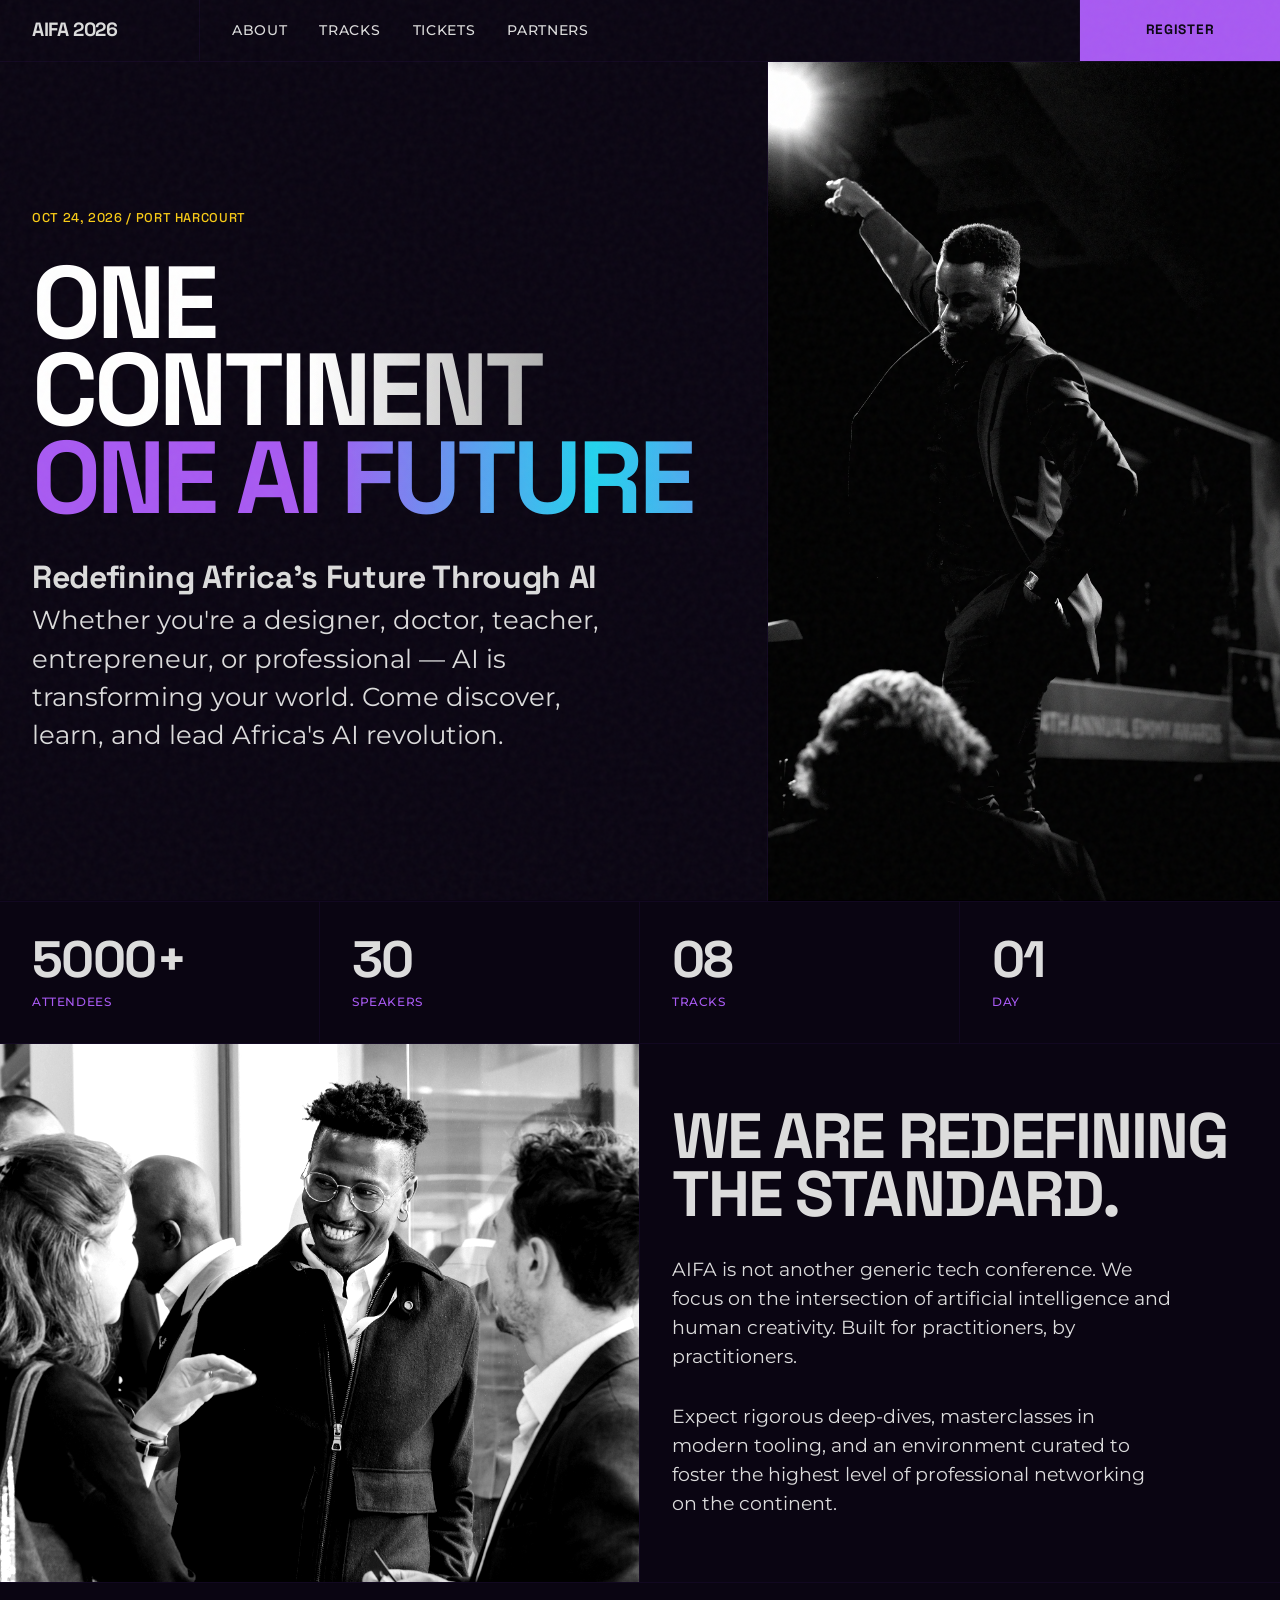
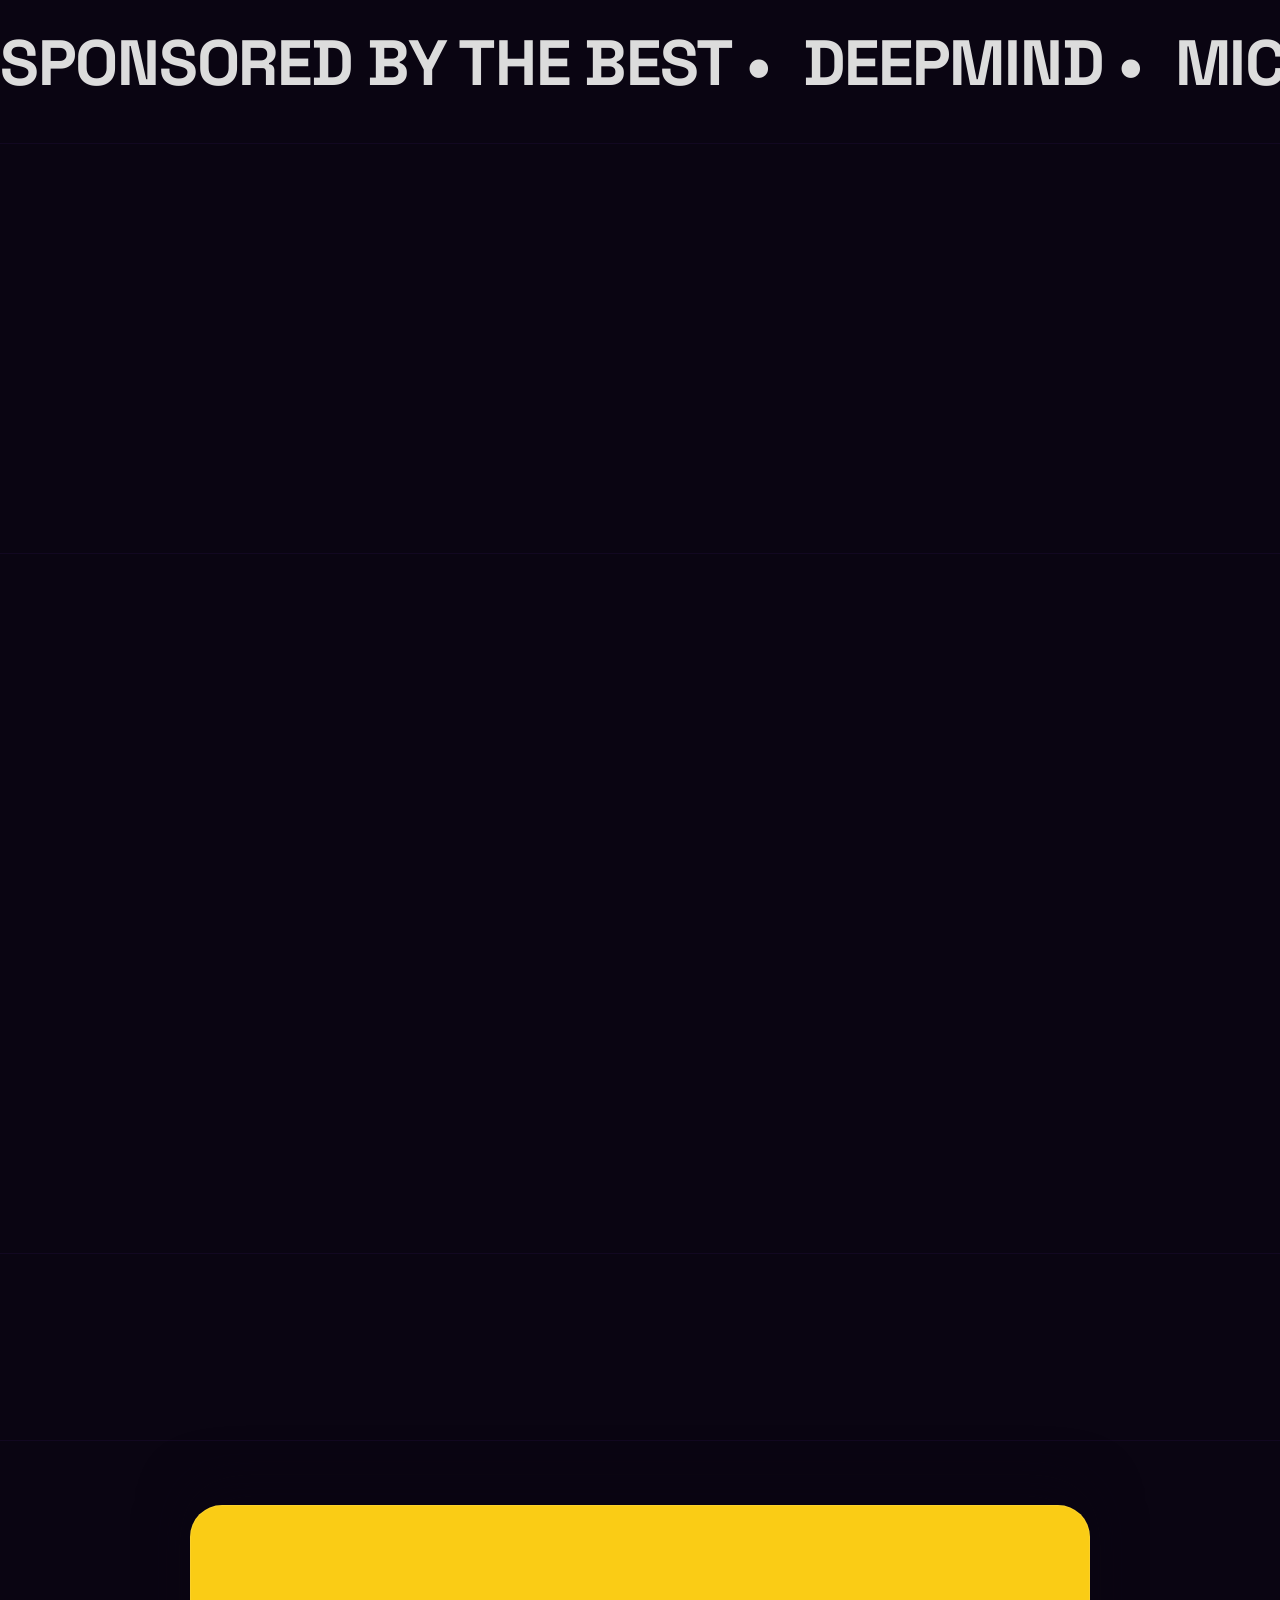
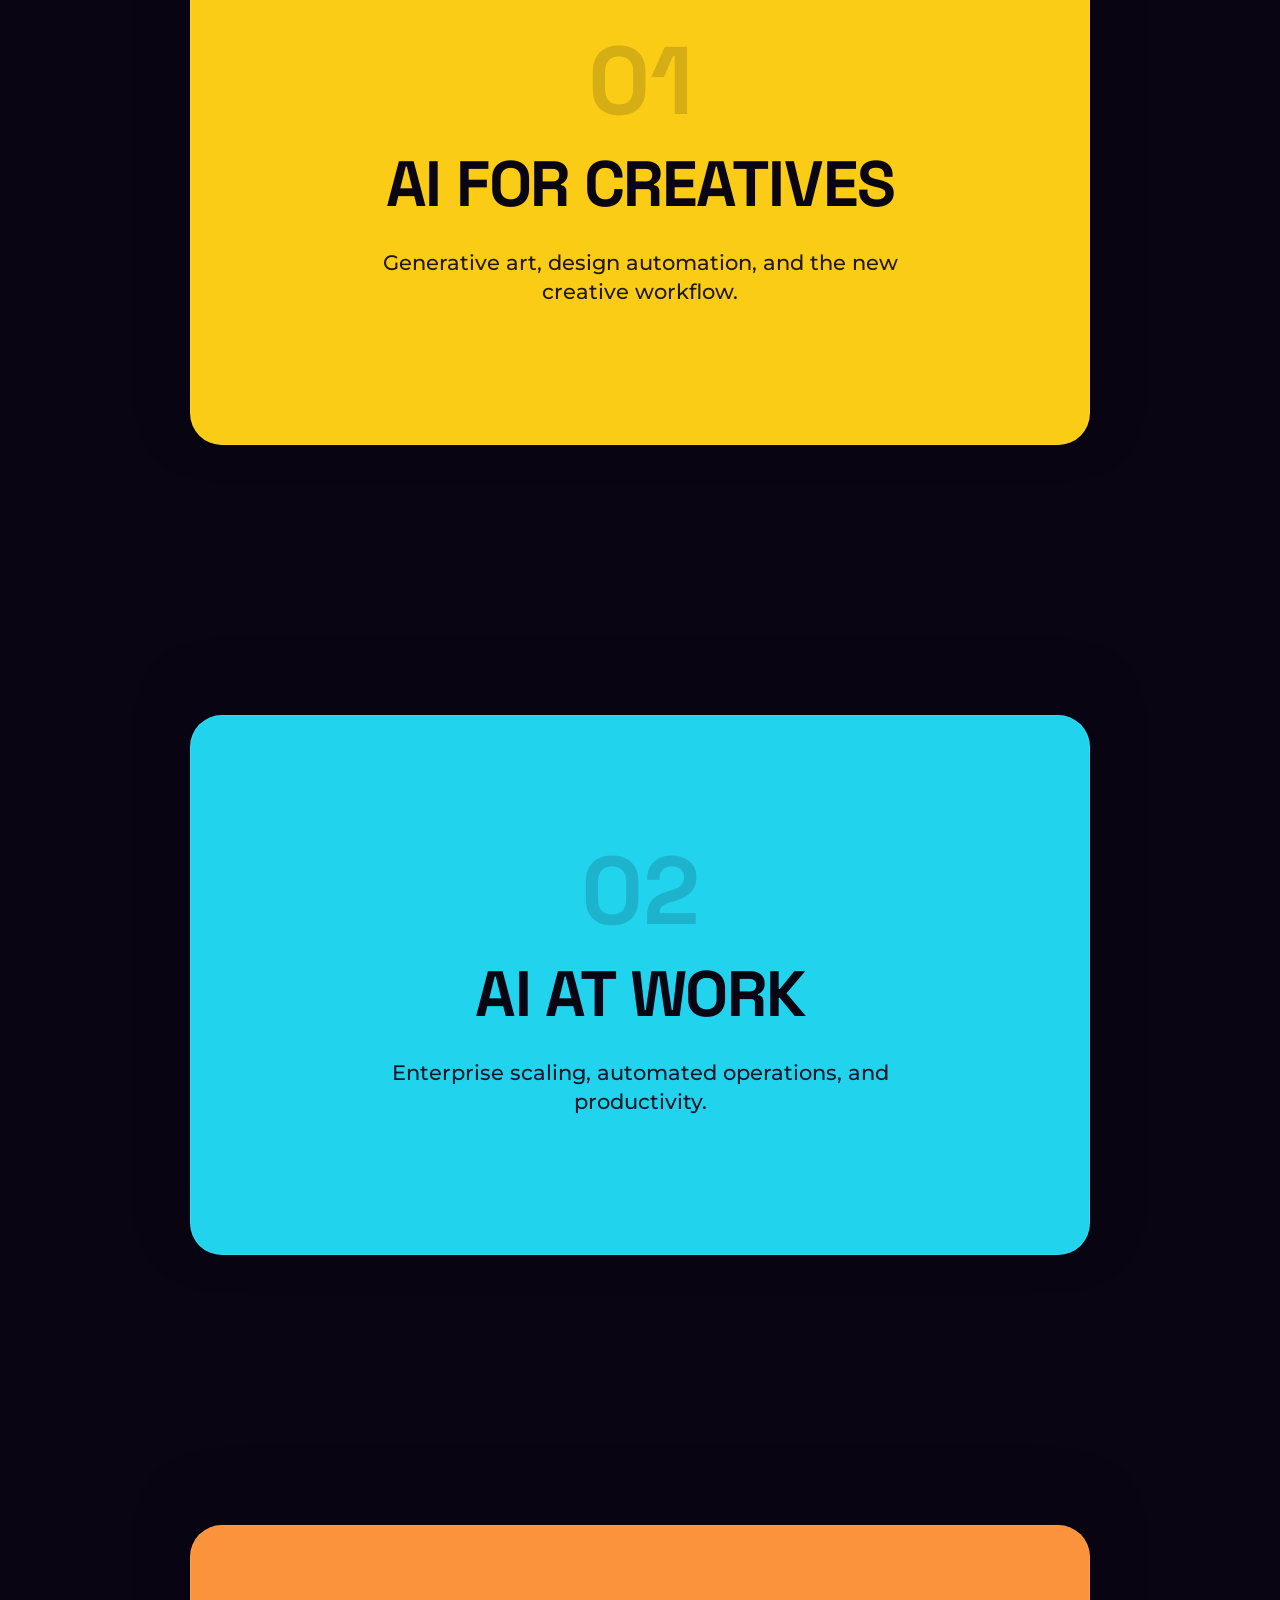
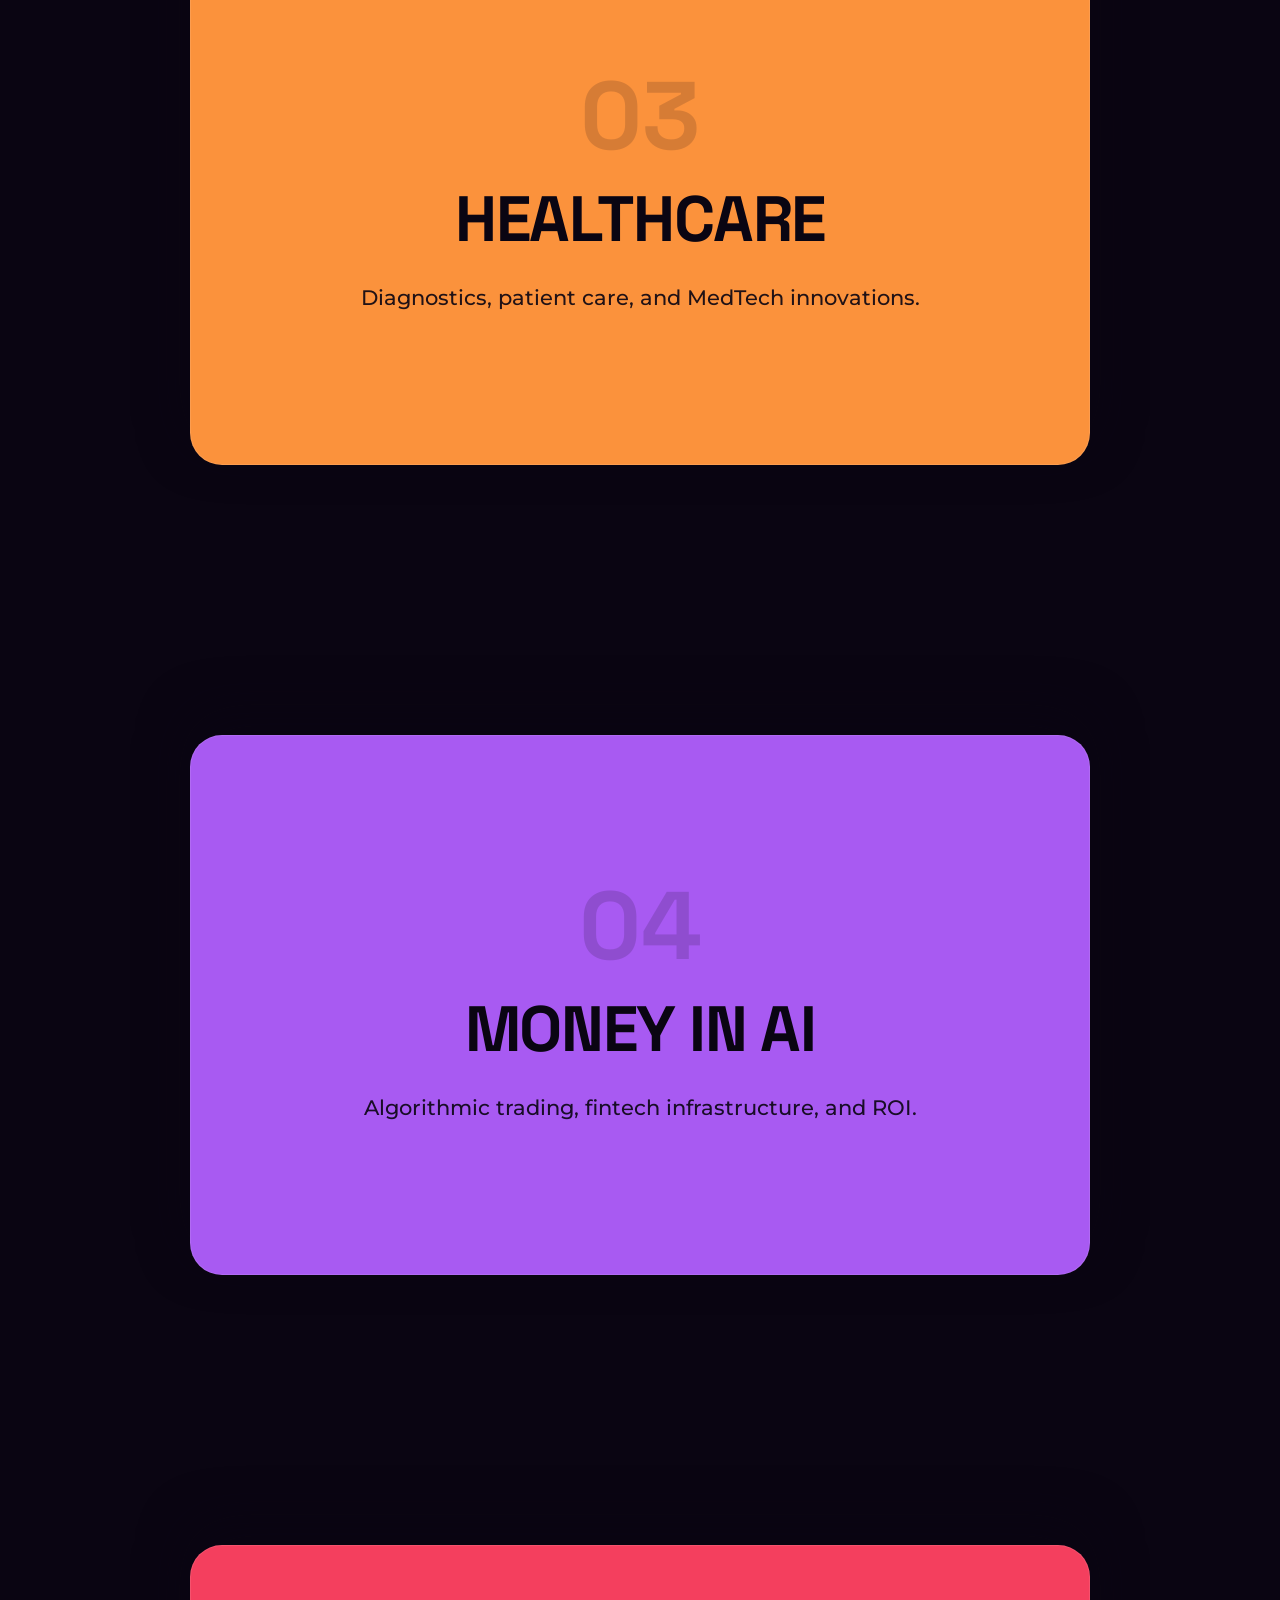
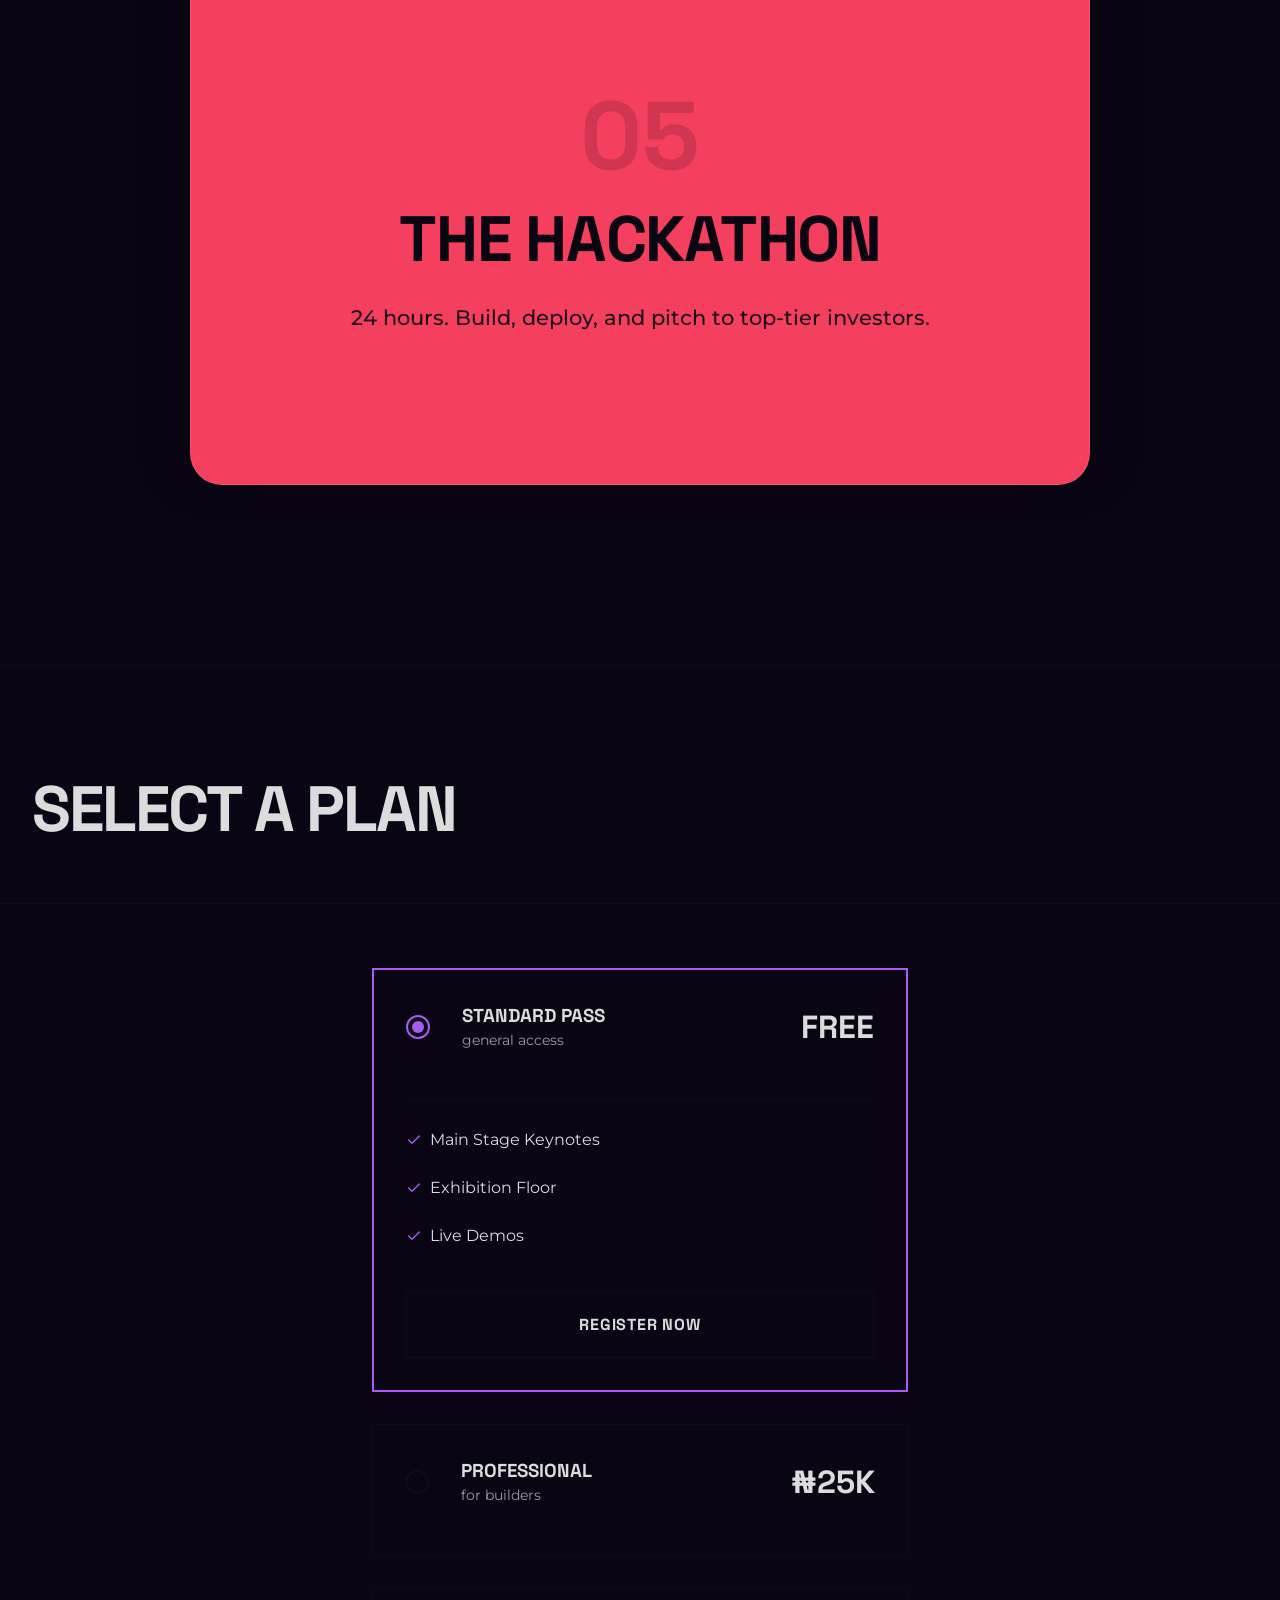
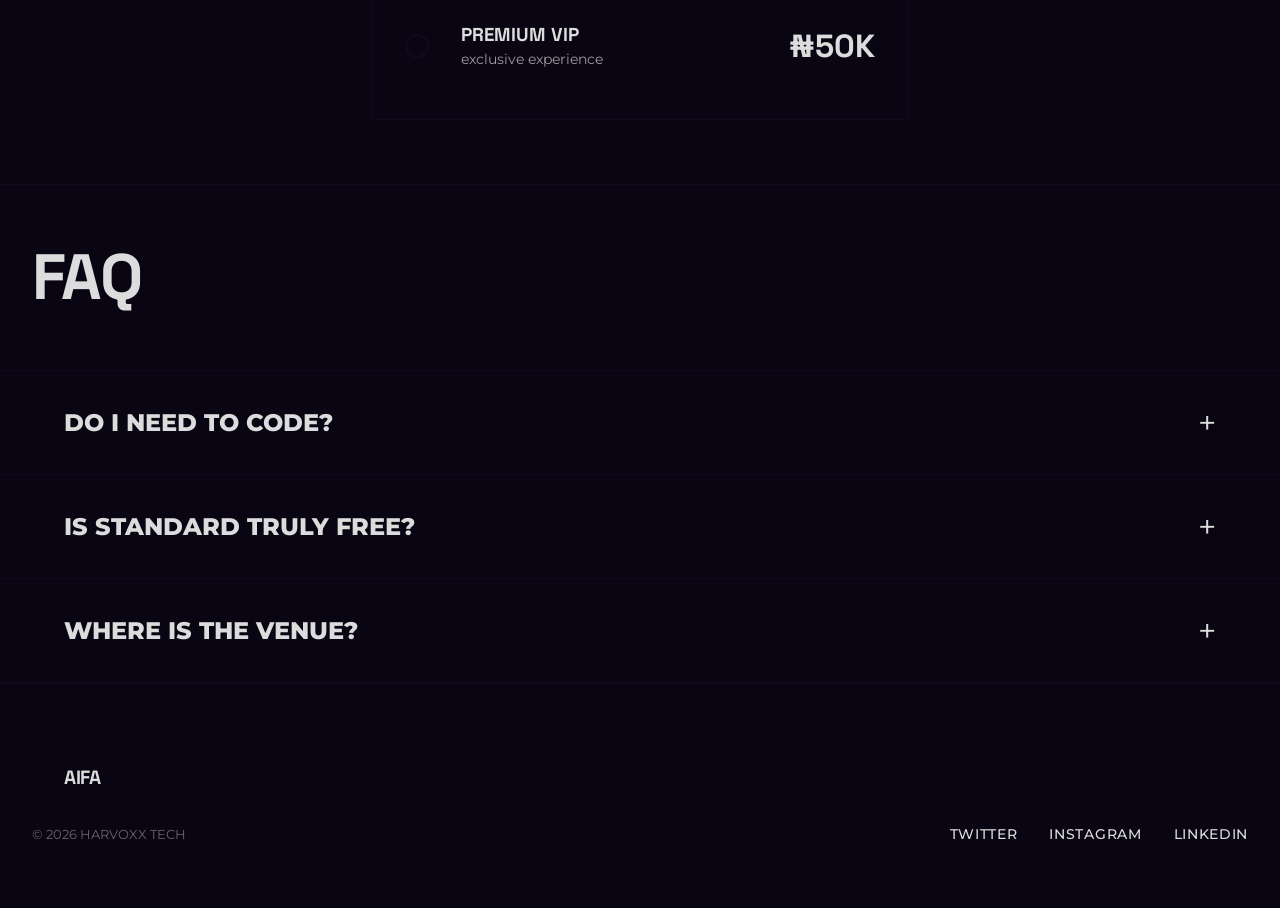
<file: index.html>
<!DOCTYPE html>
<html lang="en">
<head>
    <meta charset="UTF-8">
    <meta name="viewport" content="width=device-width, initial-scale=1.0">
    <title>AIFA 2026 - Premium Design Conference</title>
    <meta name="description" content="The premier event shaping the future of AI.">
    <link rel="preconnect" href="https://fonts.googleapis.com">
    <link rel="preconnect" href="https://fonts.gstatic.com" crossorigin>
    <link href="https://fonts.googleapis.com/css2?family=Montserrat:wght@400;500;600;700&family=Space+Grotesk:wght@400;500;600;700;800&display=swap" rel="stylesheet">
    <link rel="stylesheet" href="styles.css">
</head>
<body>
    <div class="noise-overlay"></div>
    
    <nav class="nav-grid">
        <div class="nav-brand border-r">AIFA 2026</div>
        <div class="nav-links border-r">
            <a href="#about">About</a>
            <a href="#tracks">Tracks</a>
            <a href="#tickets">Tickets</a>
            <a href="#partners">Partners</a>
        </div>
        <div class="nav-cta">
            <a href="register.html" class="btn-primary">REGISTER</a>
        </div>
    </nav>

    <!-- HERO SECTION -->
    <header class="hero-grid border-b">
        <div class="hero-text border-r p-lg">
            <p class="eyebrow">OCT 24, 2026 / PORT HARCOURT</p>
            <h1 class="massive-title shimmer-text-silver fade-up">One Continent</h1>
            <h1 class="massive-title shimmer-text-purple fade-up delay-1" style="margin-top: -15px;">One AI Future</h1>
            <h2 class="hero-subtext fade-up delay-2 mt-sm">Redefining Africa's Future Through AI</h2>
            <p class="hero-desc fade-up delay-3 mt-md">Whether you're a designer, doctor, teacher, entrepreneur, or professional — AI is transforming your world. Come discover, learn, and lead Africa's AI revolution.</p>
        </div>
        <div class="hero-image p-0 fade-up delay-2">
            <img src="assets/image2.jpg" alt="Speaker on stage" style="width: 100%; height: 100%; object-fit: cover;">
        </div>
    </header>

    <!-- STATS BAR -->
    <div class="stats-grid border-b">
        <div class="stat-item border-r">
            <span class="stat-num">5000+</span>
            <span class="stat-lbl">ATTENDEES</span>
        </div>
        <div class="stat-item border-r">
            <span class="stat-num">30</span>
            <span class="stat-lbl">SPEAKERS</span>
        </div>
        <div class="stat-item border-r">
            <span class="stat-num">08</span>
            <span class="stat-lbl">TRACKS</span>
        </div>
        <div class="stat-item">
            <span class="stat-num">01</span>
            <span class="stat-lbl">DAY</span>
        </div>
    </div>

    <!-- ABOUT SECTION -->
    <section id="about" class="about-grid border-b">
        <div class="about-image border-r p-0 fade-up" style="position: relative; min-height: 350px;">
            <img src="assets/image3.jpg" alt="Networking Audience" style="position: absolute; top: 0; left: 0; width: 100%; height: 100%; object-fit: cover; object-position: center;">
        </div>
        <div class="about-content p-lg fade-up delay-1">
            <h2 class="section-title">WE ARE REDEFINING THE STANDARD.</h2>
            <p>AIFA is not another generic tech conference. We focus on the intersection of artificial intelligence and human creativity. Built for practitioners, by practitioners.</p>
            <p>Expect rigorous deep-dives, masterclasses in modern tooling, and an environment curated to foster the highest level of professional networking on the continent.</p>
        </div>
    </section>

    <!-- PARTNERS MARQUEE -->
    <section id="partners" class="partners-section border-b">
        <div class="marquee-container py-md">
            <div class="marquee">
                <span class="marquee-text">SPONSORED BY THE BEST •</span>
                <span class="marquee-text">DEEPMIND •</span>
                <span class="marquee-text">MICROSOFT •</span>
                <span class="marquee-text">OPENAI •</span>
                <span class="marquee-text">NVIDIA •</span>
                <span class="marquee-text">HARVOXX TECH •</span>
                <span class="marquee-text">STRIPE •</span>
                <!-- Duplicate -->
                <span class="marquee-text">SPONSORED BY THE BEST •</span>
                <span class="marquee-text">DEEPMIND •</span>
                <span class="marquee-text">MICROSOFT •</span>
                <span class="marquee-text">OPENAI •</span>
                <span class="marquee-text">NVIDIA •</span>
                <span class="marquee-text">HARVOXX TECH •</span>
                <span class="marquee-text">STRIPE •</span>
            </div>
        </div>
    </section>

    <!-- WHO IS THIS FOR SECTION -->
    <section class="who-for-section border-b">
        <div class="p-lg border-b">
            <p class="eyebrow fade-up">WHO IS THIS FOR</p>
            <h2 class="section-title fade-up">AI IS FOR EVERYONE —<br>INCLUDING YOU.</h2>
            <p class="hero-desc fade-up delay-1 mt-md" style="max-width: 800px;">AIFA isn't a developer conference. It's a festival for anyone whose work, creativity, or life is touched by AI — which means everyone.</p>
        </div>
        
        <div class="who-for-grid">
            <div class="who-card border-r border-b fade-up">
                <svg class="who-icon" xmlns="http://www.w3.org/2000/svg" viewBox="0 0 24 24" fill="none" stroke="currentColor" stroke-width="1.5" stroke-linecap="round" stroke-linejoin="round"><path d="M12 19l7-7 3 3-7 7-3-3z"></path><path d="M18 13l-1.5-7.5L2 2l3.5 14.5L13 18l5-5z"></path><path d="M2 2l7.586 7.586"></path><circle cx="11" cy="11" r="2"></circle></svg>
                <h3>CREATIVES & DESIGNERS</h3>
                <p>Explore AI image generation, video tools, music, and how AI is reshaping creative work for illustrators, filmmakers, and marketers.</p>
            </div>
            <div class="who-card border-r border-b fade-up delay-1">
                <svg class="who-icon" xmlns="http://www.w3.org/2000/svg" viewBox="0 0 24 24" fill="none" stroke="currentColor" stroke-width="1.5" stroke-linecap="round" stroke-linejoin="round"><polyline points="22 12 18 12 15 21 9 3 6 12 2 12"></polyline></svg>
                <h3>HEALTHCARE PROFESSIONALS</h3>
                <p>From AI diagnostics to patient management, discover how clinicians across Africa are leveraging AI to save lives faster.</p>
            </div>
            <div class="who-card border-b fade-up delay-2">
                <svg class="who-icon" xmlns="http://www.w3.org/2000/svg" viewBox="0 0 24 24" fill="none" stroke="currentColor" stroke-width="1.5" stroke-linecap="round" stroke-linejoin="round"><rect x="2" y="7" width="20" height="14" rx="2" ry="2"></rect><path d="M16 21V5a2 2 0 0 0-2-2h-4a2 2 0 0 0-2 2v16"></path></svg>
                <h3>BUSINESS LEADERS</h3>
                <p>Automate operations, enhance customer experiences, and discover how forward-thinking businesses gain a competitive edge with AI.</p>
            </div>
            <div class="who-card border-r border-b fade-up">
                <svg class="who-icon" xmlns="http://www.w3.org/2000/svg" viewBox="0 0 24 24" fill="none" stroke="currentColor" stroke-width="1.5" stroke-linecap="round" stroke-linejoin="round"><path d="M2 3h6a4 4 0 0 1 4 4v14a3 3 0 0 0-3-3H2z"></path><path d="M22 3h-6a4 4 0 0 0-4 4v14a3 3 0 0 1 3-3h7z"></path></svg>
                <h3>EDUCATORS & STUDENTS</h3>
                <p>Learn how AI tutors, personalized learning, and research tools are democratizing education across Africa — and how to lead the wave.</p>
            </div>
            <div class="who-card border-r border-b fade-up delay-1">
                <svg class="who-icon" xmlns="http://www.w3.org/2000/svg" viewBox="0 0 24 24" fill="none" stroke="currentColor" stroke-width="1.5" stroke-linecap="round" stroke-linejoin="round"><path d="M4 15s1-1 4-1 5 2 8 2 4-1 4-1V3s-1 1-4 1-5-2-8-2-4 1-4 1z"></path><line x1="4" y1="22" x2="4" y2="15"></line></svg>
                <h3>FOUNDERS & BUILDERS</h3>
                <p>Meet investors, validate ideas, and discover how AI startups are scaling across Africa — from prototype to product-market fit.</p>
            </div>
            <div class="who-card border-b fade-up delay-2">
                <svg class="who-icon" xmlns="http://www.w3.org/2000/svg" viewBox="0 0 24 24" fill="none" stroke="currentColor" stroke-width="1.5" stroke-linecap="round" stroke-linejoin="round"><polygon points="13 2 3 14 12 14 11 22 21 10 12 10 13 2"></polygon></svg>
                <h3>AI ENTHUSIASTS</h3>
                <p>Stay ahead of the curve with hands-on demos, expert talks, and a community of people as curious about AI as you are.</p>
            </div>
            <div class="who-card border-r fade-up">
                <svg class="who-icon" xmlns="http://www.w3.org/2000/svg" viewBox="0 0 24 24" fill="none" stroke="currentColor" stroke-width="1.5" stroke-linecap="round" stroke-linejoin="round"><rect x="3" y="3" width="7" height="7"></rect><rect x="14" y="3" width="7" height="7"></rect><rect x="14" y="14" width="7" height="7"></rect><rect x="3" y="14" width="7" height="7"></rect></svg>
                <h3>HUB MANAGERS</h3>
                <p>Connect your community to Africa's AI ecosystem — learn what to teach, what to build, and how to grow your hub with AI.</p>
            </div>
            <div class="who-card border-r fade-up delay-1"></div>
            <div class="who-card fade-up delay-2"></div>
        </div>
    </section>

    <!-- TRACKS SECTION -->
    <section id="tracks" class="tracks-section border-b">
        <div class="p-lg border-b">
            <h2 class="section-title fade-up">CURATED TRACKS</h2>
        </div>
        
        <div class="stacked-cards-container">
            <!-- Card 1 -->
            <div class="stacked-card" style="background-color: #facc15; color: #0a0512; top: 15vh;">
                <div class="card-num">01</div>
                <h3 class="card-title">AI FOR CREATIVES</h3>
                <p class="card-desc">Generative art, design automation, and the new creative workflow.</p>
            </div>
            
            <!-- Card 2 -->
            <div class="stacked-card" style="background-color: #22d3ee; color: #0a0512; top: 15vh;">
                <div class="card-num">02</div>
                <h3 class="card-title">AI AT WORK</h3>
                <p class="card-desc">Enterprise scaling, automated operations, and productivity.</p>
            </div>
            
            <!-- Card 3 -->
            <div class="stacked-card" style="background-color: #fb923c; color: #0a0512; top: 15vh;">
                <div class="card-num">03</div>
                <h3 class="card-title">HEALTHCARE</h3>
                <p class="card-desc">Diagnostics, patient care, and MedTech innovations.</p>
            </div>
            
            <!-- Card 4 -->
            <div class="stacked-card" style="background-color: #a85af2; color: #0a0512; top: 15vh;">
                <div class="card-num">04</div>
                <h3 class="card-title">MONEY IN AI</h3>
                <p class="card-desc">Algorithmic trading, fintech infrastructure, and ROI.</p>
            </div>
            
            <!-- Card 5 -->
            <div class="stacked-card" style="background-color: #f43f5e; color: #0a0512; top: 15vh;">
                <div class="card-num">05</div>
                <h3 class="card-title">THE HACKATHON</h3>
                <p class="card-desc">24 hours. Build, deploy, and pitch to top-tier investors.</p>
            </div>
        </div>
    </section>

    <!-- TICKETS SECTION -->
    <section id="tickets" class="tracks-section border-b">
        <div class="p-lg border-b">
            <p class="eyebrow fade-up">SECURE YOUR SPOT</p>
            <h2 class="section-title fade-up">SELECT A PLAN</h2>
        </div>
        
        <div class="pricing-container p-lg">
            <!-- Standard Plan -->
            <div class="pricing-card active fade-up">
                <div class="pricing-header">
                    <div style="display: flex; align-items: center;">
                        <div class="radio-circle"><div class="radio-dot"></div></div>
                        <div>
                            <h3 style="margin: 0;">STANDARD PASS</h3>
                            <p style="margin: 0; color: var(--text-color); opacity: 0.7; text-transform: lowercase; font-size: 0.9rem;">general access</p>
                        </div>
                    </div>
                    <div class="price">FREE</div>
                </div>
                <div class="pricing-details">
                    <div style="height: 1px; width: 100%; background-color: var(--border-color); margin: 16px 0;"></div>
                    <ul class="ticket-features">
                        <li><svg width="16" height="16" viewBox="0 0 24 24" fill="none" stroke="currentColor" stroke-width="2" stroke-linecap="round" stroke-linejoin="round" style="color: var(--accent-color); margin-right: 8px;"><polyline points="20 6 9 17 4 12"></polyline></svg> Main Stage Keynotes</li>
                        <li><svg width="16" height="16" viewBox="0 0 24 24" fill="none" stroke="currentColor" stroke-width="2" stroke-linecap="round" stroke-linejoin="round" style="color: var(--accent-color); margin-right: 8px;"><polyline points="20 6 9 17 4 12"></polyline></svg> Exhibition Floor</li>
                        <li><svg width="16" height="16" viewBox="0 0 24 24" fill="none" stroke="currentColor" stroke-width="2" stroke-linecap="round" stroke-linejoin="round" style="color: var(--accent-color); margin-right: 8px;"><polyline points="20 6 9 17 4 12"></polyline></svg> Live Demos</li>
                    </ul>
                    <a href="register.html" class="btn-outline mt-sm" style="display: block; text-align: center;">REGISTER NOW</a>
                </div>
            </div>

            <!-- Professional Plan -->
            <div class="pricing-card fade-up delay-1">
                <div class="pricing-header">
                    <div style="display: flex; align-items: center;">
                        <div class="radio-circle"><div class="radio-dot"></div></div>
                        <div>
                            <h3 style="margin: 0;">PROFESSIONAL</h3>
                            <p style="margin: 0; color: var(--text-color); opacity: 0.7; text-transform: lowercase; font-size: 0.9rem;">for builders</p>
                        </div>
                    </div>
                    <div class="price">₦25K</div>
                </div>
                <div class="pricing-details">
                    <div style="height: 1px; width: 100%; background-color: var(--border-color); margin: 16px 0;"></div>
                    <ul class="ticket-features">
                        <li><svg width="16" height="16" viewBox="0 0 24 24" fill="none" stroke="currentColor" stroke-width="2" stroke-linecap="round" stroke-linejoin="round" style="color: var(--accent-color); margin-right: 8px;"><polyline points="20 6 9 17 4 12"></polyline></svg> All Standard Features</li>
                        <li><svg width="16" height="16" viewBox="0 0 24 24" fill="none" stroke="currentColor" stroke-width="2" stroke-linecap="round" stroke-linejoin="round" style="color: var(--accent-color); margin-right: 8px;"><polyline points="20 6 9 17 4 12"></polyline></svg> Technical Workshops</li>
                        <li><svg width="16" height="16" viewBox="0 0 24 24" fill="none" stroke="currentColor" stroke-width="2" stroke-linecap="round" stroke-linejoin="round" style="color: var(--accent-color); margin-right: 8px;"><polyline points="20 6 9 17 4 12"></polyline></svg> Dedicated Co-working Space</li>
                    </ul>
                    <a href="register.html" class="btn-outline mt-sm" style="display: block; text-align: center;">GET PRO ACCESS</a>
                </div>
            </div>

            <!-- VIP Plan -->
            <div class="pricing-card fade-up delay-2">
                <div class="pricing-header">
                    <div style="display: flex; align-items: center;">
                        <div class="radio-circle"><div class="radio-dot"></div></div>
                        <div>
                            <h3 style="margin: 0;">PREMIUM VIP</h3>
                            <p style="margin: 0; color: var(--text-color); opacity: 0.7; text-transform: lowercase; font-size: 0.9rem;">exclusive experience</p>
                        </div>
                    </div>
                    <div class="price">₦50K</div>
                </div>
                <div class="pricing-details">
                    <div style="height: 1px; width: 100%; background-color: var(--border-color); margin: 16px 0;"></div>
                    <ul class="ticket-features">
                        <li><svg width="16" height="16" viewBox="0 0 24 24" fill="none" stroke="currentColor" stroke-width="2" stroke-linecap="round" stroke-linejoin="round" style="color: var(--accent-color); margin-right: 8px;"><polyline points="20 6 9 17 4 12"></polyline></svg> All Pro Features</li>
                        <li><svg width="16" height="16" viewBox="0 0 24 24" fill="none" stroke="currentColor" stroke-width="2" stroke-linecap="round" stroke-linejoin="round" style="color: var(--accent-color); margin-right: 8px;"><polyline points="20 6 9 17 4 12"></polyline></svg> VIP Networking Lounge</li>
                        <li><svg width="16" height="16" viewBox="0 0 24 24" fill="none" stroke="currentColor" stroke-width="2" stroke-linecap="round" stroke-linejoin="round" style="color: var(--accent-color); margin-right: 8px;"><polyline points="20 6 9 17 4 12"></polyline></svg> Speaker Meet & Greet</li>
                        <li><svg width="16" height="16" viewBox="0 0 24 24" fill="none" stroke="currentColor" stroke-width="2" stroke-linecap="round" stroke-linejoin="round" style="color: var(--accent-color); margin-right: 8px;"><polyline points="20 6 9 17 4 12"></polyline></svg> Exclusive Afterparty</li>
                    </ul>
                    <a href="register.html" class="btn-solid mt-sm" style="display: block; text-align: center;">GET VIP ACCESS</a>
                </div>
            </div>
        </div>
    </section>

    <!-- FAQ SECTION -->
    <section id="faq" class="faq-section border-b">
        <div class="p-lg border-b">
            <h2 class="section-title fade-up">FAQ</h2>
        </div>
        
        <div class="faq-list">
            <div class="faq-item border-b fade-up">
                <button class="faq-btn">DO I NEED TO CODE? <span class="faq-icon">+</span></button>
                <div class="faq-content">
                    <p>No. AIFA is built for designers, strategists, executives, and builders. Technical deep-dives are labeled, but the core event is accessible to all.</p>
                </div>
            </div>
            <div class="faq-item border-b fade-up">
                <button class="faq-btn">IS STANDARD TRULY FREE? <span class="faq-icon">+</span></button>
                <div class="faq-content">
                    <p>Yes. We believe in democratizing access to knowledge. However, capacity is strictly limited, so register early.</p>
                </div>
            </div>
            <div class="faq-item border-b fade-up">
                <button class="faq-btn">WHERE IS THE VENUE? <span class="faq-icon">+</span></button>
                <div class="faq-content">
                    <p>The event is held in a premium facility in Port Harcourt, Nigeria. Exact coordinates will be sent to confirmed attendees.</p>
                </div>
            </div>
        </div>
    </section>

    <!-- FOOTER -->
    <footer class="footer-grid p-lg">
        <div>
            <div class="nav-brand">AIFA</div>
            <p class="mt-sm" style="color: #666; font-size: 0.8rem;">© 2026 HARVOXX TECH</p>
        </div>
        <div class="footer-links">
            <a href="#">TWITTER</a>
            <a href="#">INSTAGRAM</a>
            <a href="#">LINKEDIN</a>
        </div>
    </footer>

    <script src="script.js"></script>
</body>
</html>
</file>
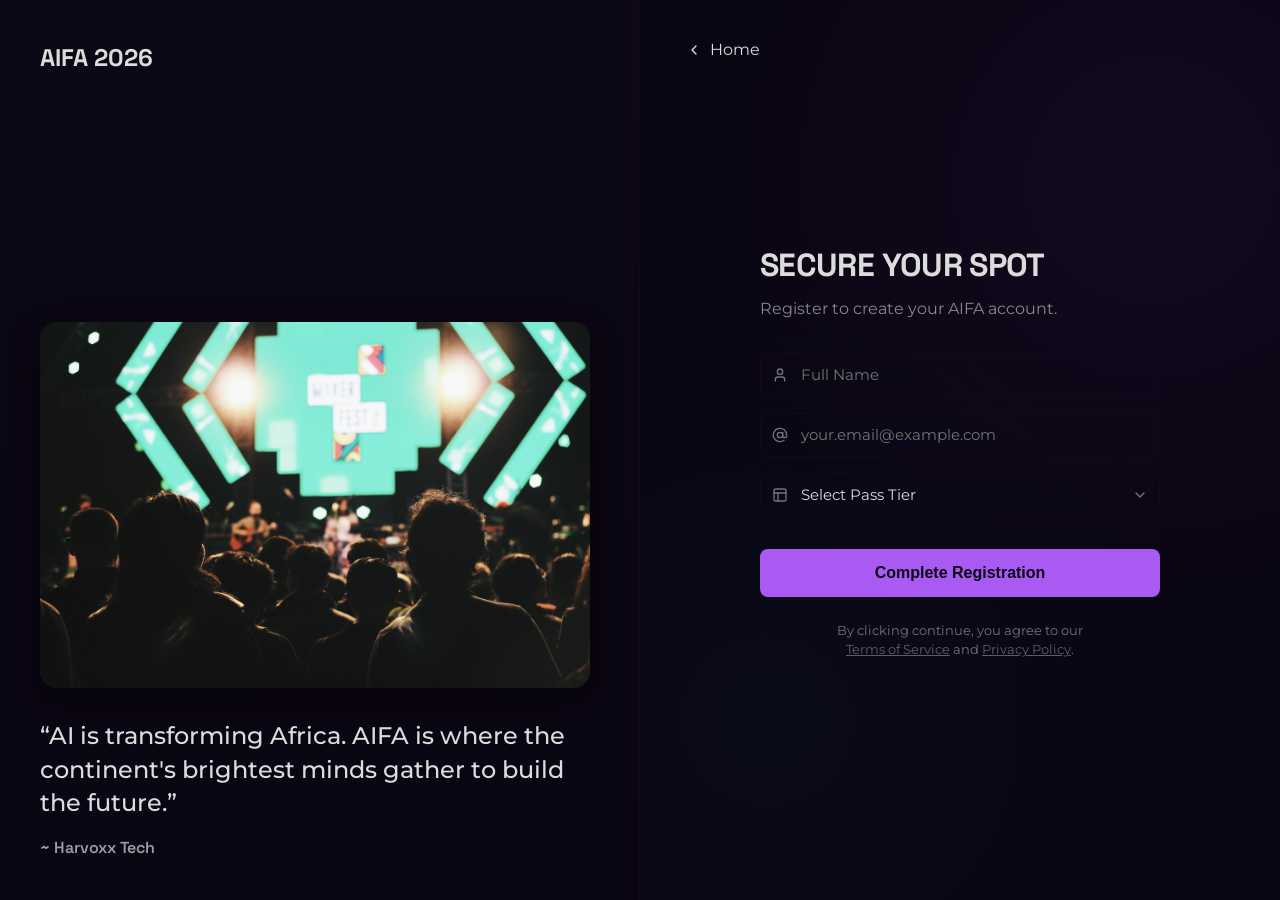
<file: register.html>
<!DOCTYPE html>
<html lang="en">
<head>
    <meta charset="UTF-8">
    <meta name="viewport" content="width=device-width, initial-scale=1.0">
    <title>Register - AIFA 2026</title>
    <meta name="description" content="Register for AI Fest Africa 2026">
    <link rel="preconnect" href="https://fonts.googleapis.com">
    <link rel="preconnect" href="https://fonts.gstatic.com" crossorigin>
    <link href="https://fonts.googleapis.com/css2?family=Montserrat:wght@400;500;600;700&family=Space+Grotesk:wght@400;500;600;700;800&display=swap" rel="stylesheet">
    <link rel="stylesheet" href="styles.css">
</head>
<body>

    <main class="auth-main">
        <!-- LEFT COLUMN (Animated Background) -->
        <div class="auth-left">
            <div class="auth-gradient-overlay"></div>
            
            <div class="auth-left-content">
                <div style="display: flex; align-items: center; gap: 8px;">
                    <a href="index.html" style="display: flex; align-items: center; gap: 8px; text-decoration: none; color: inherit;">
                        <span style="font-family: var(--font-heading); font-size: 1.5rem; font-weight: 800;">AIFA 2026</span>
                    </a>
                </div>
                
                <blockquote style="margin-top: auto; max-width: 550px;">
                    <img src="assets/speaker.jpg" alt="Speaker" style="width: 100%; max-width: 550px; height: auto; aspect-ratio: 3/2; object-fit: cover; object-position: top center; border-radius: 16px; margin-bottom: 24px; box-shadow: 0 10px 30px rgba(0,0,0,0.5);">
                    <p style="font-size: 1.5rem; font-family: var(--font-primary); font-weight: 500; line-height: 1.4; margin-bottom: 16px;">
                        &ldquo;AI is transforming Africa. AIFA is where the continent's brightest minds gather to build the future.&rdquo;
                    </p>
                    <footer style="font-family: var(--font-heading); font-weight: 600; opacity: 0.7;">
                        ~ Harvoxx Tech
                    </footer>
                </blockquote>
            </div>
            
        </div>

        <!-- RIGHT COLUMN (Form) -->
        <div class="auth-right">
            <div class="auth-radial-bg"></div>
            
            <a href="index.html" class="auth-btn-ghost" style="position: absolute; top: 30px; left: 30px; display: flex; align-items: center; gap: 8px; text-decoration: none; color: inherit; z-index: 20;">
                <svg xmlns="http://www.w3.org/2000/svg" width="16" height="16" viewBox="0 0 24 24" fill="none" stroke="currentColor" stroke-width="2" stroke-linecap="round" stroke-linejoin="round"><path d="m15 18-6-6 6-6"/></svg>
                Home
            </a>
            
            <div class="auth-form-container fade-up delay-1">
                <!-- Mobile Logo Header -->
                <div class="mobile-auth-header" style="display: none; align-items: center; gap: 8px; margin-bottom: 32px;">
                    <span style="font-family: var(--font-heading); font-size: 1.5rem; font-weight: 800;">AIFA 2026</span>
                </div>

                <div style="margin-bottom: 32px;">
                    <h1 style="font-family: var(--font-heading); font-size: 2rem; font-weight: 800; margin-bottom: 8px; letter-spacing: -0.02em;">SECURE YOUR SPOT</h1>
                    <p style="color: var(--text-color); opacity: 0.6;">Register to create your AIFA account.</p>
                </div>

                <form action="#" method="POST" style="display: flex; flex-direction: column; gap: 16px;">
                    <div class="auth-input-wrapper">
                        <svg class="auth-input-icon" xmlns="http://www.w3.org/2000/svg" width="16" height="16" viewBox="0 0 24 24" fill="none" stroke="currentColor" stroke-width="2" stroke-linecap="round" stroke-linejoin="round"><path d="M19 21v-2a4 4 0 0 0-4-4H9a4 4 0 0 0-4 4v2"/><circle cx="12" cy="7" r="4"/></svg>
                        <input type="text" class="auth-input" placeholder="Full Name" required>
                    </div>

                    <div class="auth-input-wrapper">
                        <svg class="auth-input-icon" xmlns="http://www.w3.org/2000/svg" width="16" height="16" viewBox="0 0 24 24" fill="none" stroke="currentColor" stroke-width="2" stroke-linecap="round" stroke-linejoin="round"><circle cx="12" cy="12" r="4"/><path d="M16 8v5a3 3 0 0 0 6 0v-1a10 10 0 1 0-4 8"/></svg>
                        <input type="email" class="auth-input" placeholder="your.email@example.com" required>
                    </div>
                    
                    <div class="auth-input-wrapper" style="position: relative;">
                        <svg class="auth-input-icon" xmlns="http://www.w3.org/2000/svg" width="16" height="16" viewBox="0 0 24 24" fill="none" stroke="currentColor" stroke-width="2" stroke-linecap="round" stroke-linejoin="round"><rect width="18" height="18" x="3" y="3" rx="2" ry="2"/><line x1="3" x2="21" y1="9" y2="9"/><path d="M9 21V9"/></svg>
                        <select class="auth-input" required style="appearance: none; -webkit-appearance: none; padding-right: 30px; background-color: var(--bg-surface);">
                            <option value="" disabled selected style="background-color: #120821; color: #fff;">Select Pass Tier</option>
                            <option value="standard" style="background-color: #120821; color: #fff;">Standard Pass (Free)</option>
                            <option value="pro" style="background-color: #120821; color: #fff;">Professional Pass (₦25K)</option>
                            <option value="vip" style="background-color: #120821; color: #fff;">Premium VIP (₦50K)</option>
                        </select>
                        <svg style="position: absolute; right: 12px; top: 50%; transform: translateY(-50%); pointer-events: none; opacity: 0.5;" xmlns="http://www.w3.org/2000/svg" width="16" height="16" viewBox="0 0 24 24" fill="none" stroke="currentColor" stroke-width="2" stroke-linecap="round" stroke-linejoin="round"><path d="m6 9 6 6 6-6"/></svg>
                    </div>

                    <button type="submit" class="auth-btn-solid mt-sm">Complete Registration</button>
                </form>
                
                <p style="color: var(--text-color); opacity: 0.5; font-size: 0.8rem; margin-top: 24px; text-align: center; line-height: 1.5;">
                    By clicking continue, you agree to our <br>
                    <a href="#" style="color: var(--text-color); opacity: 0.8; text-decoration: underline;">Terms of Service</a> and <a href="#" style="color: var(--text-color); opacity: 0.8; text-decoration: underline;">Privacy Policy</a>.
                </p>
            </div>
        </div>
    </main>

    <script src="script.js"></script>

</body>
</html>
</file>
<file: styles.css>
/* --- BRUTALIST DESIGN SYSTEM --- */
:root {
    --bg-color: #0a0512;
    --text-color: #dcdcdc;
    --border-color: #120821;
    --accent-color: #a85af2;
    --accent-bg: #a85af2;
    --accent-text: #0a0512;

    --font-primary: 'Montserrat', sans-serif;
    --font-heading: 'Space Grotesk', sans-serif;
    
    --space-sm: 1rem;
    --space-md: 2rem;
    --space-lg: 4rem;
}

* {
    margin: 0;
    padding: 0;
    box-sizing: border-box;
}

html {
    scroll-behavior: smooth;
    font-size: 16px;
}

body {
    background-color: var(--bg-color);
    color: var(--text-color);
    font-family: var(--font-primary);
    line-height: 1.5;
    -webkit-font-smoothing: antialiased;
    -ms-overflow-style: none; /* IE and Edge */
    scrollbar-width: none; /* Firefox */
}

body::-webkit-scrollbar {
    display: none; /* Chrome, Safari and Opera */
}

h1, h2, h3, h4, .nav-brand, .massive-title, .section-title, .hero-subtext, .eyebrow, .stat-num, .card-num, .card-title, .price, .marquee-text, .faq-btn, .btn-primary, .btn-outline, .btn-solid, .ticket-header h3 {
    font-family: var(--font-heading);
}

/* NOISE TEXTURE */
.noise-overlay {
    position: fixed;
    top: 0;
    left: 0;
    width: 100vw;
    height: 100vh;
    pointer-events: none;
    z-index: 9999;
    opacity: 0.04;
    background-image: url('data:image/svg+xml,%3Csvg viewBox="0 0 200 200" xmlns="http://www.w3.org/2000/svg"%3E%3Cfilter id="noiseFilter"%3E%3CfeTurbulence type="fractalNoise" baseFrequency="0.65" numOctaves="3" stitchTiles="stitch"/%3E%3C/filter%3E%3Crect width="100%25" height="100%25" filter="url(%23noiseFilter)"/%3E%3C/svg%3E');
}

/* UTILITIES */
.border-b { border-bottom: 1px solid var(--border-color); }
.border-r { border-right: 1px solid var(--border-color); }
.border-b-dark { border-bottom: 1px solid #120821; }

.p-0 { padding: 0; }
.p-sm { padding: var(--space-sm); }
.p-md { padding: var(--space-md); }
.p-lg { padding: var(--space-lg) var(--space-md); }

.pt-sm { padding-top: var(--space-sm); }
.pb-sm { padding-bottom: var(--space-sm); }
.py-md { padding: var(--space-md) 0; }
.mt-sm { margin-top: var(--space-sm); }
.mt-lg { margin-top: var(--space-lg); }

a {
    text-decoration: none;
    color: inherit;
}

ul {
    list-style: none;
}

/* TYPOGRAPHY */
.eyebrow {
    font-size: 0.8rem;
    font-weight: 500;
    letter-spacing: 0.05em;
    text-transform: uppercase;
    color: #facc15; /* Premium Cyber Yellow */
    margin-bottom: var(--space-md);
}

.massive-title {
    font-size: clamp(3rem, 8vw, 8rem);
    font-weight: 900;
    line-height: 0.85;
    letter-spacing: -0.04em;
    text-transform: uppercase;
    margin-bottom: var(--space-sm);
}

.shimmer-text-silver {
    background: linear-gradient(to right, #ffffff 20%, #a0a0a0 40%, #ffffff 60%, #ffffff 80%);
    background-size: 200% auto;
    color: transparent;
    -webkit-background-clip: text;
    background-clip: text;
    animation: shimmer 4s linear infinite;
    display: inline-block;
}

.shimmer-text-purple {
    background: linear-gradient(to right, #a85af2 20%, #22d3ee 40%, #a85af2 60%, #a85af2 80%);
    background-size: 200% auto;
    color: transparent;
    -webkit-background-clip: text;
    background-clip: text;
    animation: shimmer 4s linear infinite reverse;
    display: inline-block;
}

@keyframes shimmer {
    to { background-position: 200% center; }
}

.hero-subtext {
    font-size: clamp(1.2rem, 3vw, 2rem);
    font-weight: 800;
    letter-spacing: -0.01em;
    color: var(--text-color);
}

.section-title {
    font-size: clamp(2rem, 5vw, 4rem);
    font-weight: 800;
    line-height: 0.9;
    letter-spacing: -0.03em;
    text-transform: uppercase;
    max-width: 800px;
}

.hero-desc {
    font-size: clamp(1.2rem, 2vw, 1.8rem);
    font-weight: 400;
    max-width: 600px;
    color: var(--text-color);
}

/* NAVIGATION */
.nav-grid {
    display: grid;
    grid-template-columns: 200px 1fr 200px;
    border-bottom: 1px solid var(--border-color);
    position: sticky;
    top: 0;
    background-color: var(--bg-color);
    z-index: 100;
}

.nav-brand {
    padding: var(--space-sm) var(--space-md);
    font-weight: 900;
    font-size: 1.2rem;
    letter-spacing: -0.02em;
    display: flex;
    align-items: center;
}

.nav-links {
    display: flex;
    align-items: center;
    gap: var(--space-md);
    padding: var(--space-sm) var(--space-md);
}

.nav-links a {
    font-size: 0.85rem;
    font-weight: 500;
    letter-spacing: 0.05em;
    text-transform: uppercase;
}

.nav-links a:hover {
    color: var(--accent-color);
}

.nav-cta {
    display: flex;
}

.btn-primary {
    display: flex;
    align-items: center;
    justify-content: center;
    width: 100%;
    padding: 0 var(--space-md);
    white-space: nowrap;
    background-color: var(--accent-bg);
    color: var(--accent-text);
    font-weight: 800;
    font-size: 0.85rem;
    letter-spacing: 0.05em;
    transition: background-color 0.2s;
}

.btn-primary:hover {
    background-color: #dcdcdc;
}

/* HERO */
.hero-grid {
    display: grid;
    grid-template-columns: 1.5fr 1fr;
    min-height: calc(100vh - 60px);
}

.hero-text {
    display: flex;
    flex-direction: column;
    justify-content: center;
}

.hero-image img {
    width: 100%;
    height: 100%;
    object-fit: cover;
    filter: grayscale(100%) contrast(1.2);
}

/* STATS */
.stats-grid {
    display: grid;
    grid-template-columns: repeat(4, 1fr);
}

.stat-item {
    padding: var(--space-md);
    display: flex;
    flex-direction: column;
}

.stat-num {
    font-size: clamp(2rem, 4vw, 3.5rem);
    font-weight: 900;
    line-height: 1;
    letter-spacing: -0.03em;
}

.stat-lbl {
    font-size: 0.75rem;
    font-weight: 500;
    letter-spacing: 0.05em;
    color: #a85af2;
    margin-top: 8px;
}

/* ABOUT */
.about-grid {
    display: grid;
    grid-template-columns: 1fr 1fr;
}

.about-image img {
    width: 100%;
    height: 100%;
    object-fit: cover;
    filter: grayscale(100%) contrast(1.2);
}

.about-content {
    display: flex;
    flex-direction: column;
    justify-content: center;
    gap: var(--space-md);
}

.about-content p {
    font-size: 1.2rem;
    color: var(--text-color);
    max-width: 500px;
}

/* WHO IS THIS FOR */
.who-for-grid {
    display: grid;
    grid-template-columns: repeat(3, 1fr);
}

.who-card {
    padding: var(--space-lg) var(--space-md);
    display: flex;
    flex-direction: column;
    justify-content: center;
    cursor: pointer;
}

.who-icon {
    width: 40px;
    height: 40px;
    color: var(--accent-color);
    margin-bottom: var(--space-md);
    transition: transform 0.3s ease;
}

.who-card:hover .who-icon {
    transform: translateY(-5px);
}

.who-card h3 {
    font-size: 1.35rem;
    font-weight: 800;
    margin-bottom: 0;
    letter-spacing: -0.01em;
}

.who-card p {
    color: var(--text-color);
    font-size: 1.1rem;
    max-height: 0;
    opacity: 0;
    overflow: hidden;
    margin-top: 0;
    transition: max-height 0.4s cubic-bezier(0.16, 1, 0.3, 1), opacity 0.4s cubic-bezier(0.16, 1, 0.3, 1), margin-top 0.4s cubic-bezier(0.16, 1, 0.3, 1);
}

.who-card:hover p {
    max-height: 200px;
    opacity: 1;
    margin-top: var(--space-sm);
}

/* Premium Multi-Color Icons */
.who-card:nth-child(1) .who-icon { color: #facc15; } /* Cyber Yellow */
.who-card:nth-child(2) .who-icon { color: #22d3ee; } /* Electric Cyan */
.who-card:nth-child(3) .who-icon { color: #fb923c; } /* Neon Orange */
.who-card:nth-child(4) .who-icon { color: #a85af2; } /* Vibrant Purple */
.who-card:nth-child(5) .who-icon { color: #f43f5e; } /* Rose Pink */
.who-card:nth-child(6) .who-icon { color: #34d399; } /* Emerald Green */
.who-card:nth-child(7) .who-icon { color: #facc15; } /* Cyber Yellow */

/* STACKED SCROLLING CARDS (TRACKS) */
.stacked-cards-container {
    position: relative;
    padding: var(--space-lg) var(--space-md);
    padding-bottom: 20vh;
}

.stacked-card {
    position: sticky;
    display: flex;
    flex-direction: column;
    justify-content: center;
    align-items: center;
    text-align: center;
    min-height: 60vh;
    padding: var(--space-lg);
    border-radius: 2rem;
    margin: 0 auto 30vh auto;
    max-width: 900px;
    box-shadow: 0 -20px 50px rgba(10, 5, 18, 0.6);
    border: 1px solid rgba(255, 255, 255, 0.1);
}

.stacked-card:last-child {
    margin-bottom: 0;
}

.card-num {
    font-family: var(--font-heading);
    font-size: 6rem;
    font-weight: 900;
    opacity: 0.15;
    line-height: 0.8;
    margin-bottom: var(--space-sm);
}

.card-title {
    font-family: var(--font-heading);
    font-size: clamp(2rem, 5vw, 4rem);
    font-weight: 800;
    text-transform: uppercase;
    margin-bottom: var(--space-sm);
    letter-spacing: -0.02em;
}

.card-desc {
    font-family: var(--font-primary);
    font-size: 1.3rem;
    max-width: 600px;
    font-weight: 500;
    line-height: 1.4;
    opacity: 0.9;
}

/* PRICING TICKETS ACCORDION */
.pricing-container {
    max-width: 600px;
    margin: 0 auto;
    display: flex;
    flex-direction: column;
    gap: var(--space-md);
}

.pricing-card {
    border: 1px solid var(--border-color);
    background-color: transparent;
    cursor: pointer;
    transition: all 0.3s ease;
    overflow: hidden;
}

.pricing-card.active {
    border-color: var(--accent-color);
    border-width: 2px;
}

.pricing-header {
    padding: var(--space-md);
    display: flex;
    align-items: center;
    justify-content: space-between;
    transition: background-color 0.3s;
}

.pricing-card:hover .pricing-header {
    background-color: rgba(255, 255, 255, 0.02);
}

.radio-circle {
    width: 24px;
    height: 24px;
    border-radius: 50%;
    border: 2px solid var(--border-color);
    display: flex;
    align-items: center;
    justify-content: center;
    margin-right: var(--space-md);
    transition: all 0.3s ease;
}

.pricing-card.active .radio-circle {
    border-color: var(--accent-color);
}

.radio-dot {
    width: 12px;
    height: 12px;
    border-radius: 50%;
    background-color: var(--accent-color);
    transform: scale(0);
    transition: transform 0.4s cubic-bezier(0.175, 0.885, 0.32, 1.275);
}

.pricing-card.active .radio-dot {
    transform: scale(1);
}

.pricing-details {
    max-height: 0;
    opacity: 0;
    padding: 0 var(--space-md);
    transition: max-height 0.5s cubic-bezier(0.16, 1, 0.3, 1), opacity 0.5s cubic-bezier(0.16, 1, 0.3, 1), padding 0.5s cubic-bezier(0.16, 1, 0.3, 1);
}

.pricing-card.active .pricing-details {
    max-height: 500px;
    opacity: 1;
    padding-bottom: var(--space-md);
}

.price {
    font-size: 2rem;
    font-weight: 800;
    color: var(--text-color);
}

.ticket-features {
    list-style: none;
    padding: 0;
    margin-bottom: var(--space-md);
}

.ticket-features li {
    padding: 12px 0;
    display: flex;
    align-items: center;
    color: var(--text-color);
}

.btn-outline, .btn-solid {
    display: block;
    text-align: center;
    padding: 20px;
    font-weight: 800;
    font-size: 1rem;
    letter-spacing: 0.05em;
    text-transform: uppercase;
    transition: all 0.2s;
}

.btn-outline {
    border: 1px solid var(--border-color);
}

.btn-outline:hover {
    background-color: var(--border-color);
}

.btn-solid {
    background-color: var(--bg-color);
    color: var(--text-color);
}

.btn-solid:hover {
    background-color: #120821;
}

/* MARQUEE */
.marquee-container {
    overflow: hidden;
    white-space: nowrap;
    display: flex;
}

.marquee {
    display: flex;
    animation: marquee 20s linear infinite;
}

.marquee-text {
    font-size: 4rem;
    font-weight: 900;
    padding-right: 2rem;
    letter-spacing: -0.02em;
}

@keyframes marquee {
    0% { transform: translateX(0); }
    100% { transform: translateX(-50%); }
}

/* FAQ */
.faq-item {
    display: flex;
    flex-direction: column;
}

.faq-btn {
    width: 100%;
    background: none;
    border: none;
    color: inherit;
    font-family: inherit;
    font-size: 1.5rem;
    font-weight: 800;
    text-align: left;
    padding: var(--space-md) var(--space-lg);
    cursor: pointer;
    display: flex;
    justify-content: space-between;
    align-items: center;
}

.faq-icon {
    font-weight: 400;
    font-size: 2rem;
    transition: transform 0.3s;
}

.faq-content {
    max-height: 0;
    overflow: hidden;
    transition: max-height 0.3s ease-out;
}

.faq-content p {
    padding: 0 var(--space-lg) var(--space-md) var(--space-lg);
    font-size: 1.2rem;
    color: var(--accent-color);
    max-width: 800px;
}

.faq-item.active .faq-icon {
    transform: rotate(45deg);
}

.faq-item.active .faq-content {
    max-height: 200px;
}

/* FOOTER */
.footer-grid {
    display: flex;
    justify-content: space-between;
    align-items: flex-end;
}

.footer-links {
    display: flex;
    gap: var(--space-md);
}

.footer-links a {
    font-size: 0.85rem;
    font-weight: 500;
    letter-spacing: 0.05em;
}

/* FORMS */
.form-grid {
    display: flex;
    flex-direction: column;
    gap: var(--space-md);
    max-width: 600px;
}

.form-group {
    display: flex;
    flex-direction: column;
}

.form-group label {
    font-size: 0.85rem;
    font-weight: 800;
    letter-spacing: 0.05em;
    text-transform: uppercase;
    margin-bottom: 8px;
    color: var(--accent-color);
}

.form-input {
    background: transparent;
    border: none;
    border-bottom: 2px solid var(--border-color);
    color: var(--text-color);
    font-size: 1.5rem;
    font-family: inherit;
    padding: 8px 0;
    transition: border-color 0.2s;
    outline: none;
}

.form-input:focus {
    border-color: var(--accent-bg);
}

.form-input::placeholder {
    color: #a85af2;
}

.form-select {
    background: transparent;
    border: none;
    border-bottom: 2px solid var(--border-color);
    color: var(--text-color);
    font-size: 1.2rem;
    font-family: inherit;
    padding: 8px 0;
    transition: border-color 0.2s;
    outline: none;
    cursor: pointer;
    -webkit-appearance: none;
}

.form-select:focus {
    border-color: var(--accent-bg);
}

.form-select option {
    background-color: var(--bg-color);
    color: var(--text-color);
}

/* ANIMATIONS */
.fade-up {
    opacity: 0;
    transform: translateY(30px);
    transition: opacity 0.8s cubic-bezier(0.16, 1, 0.3, 1), transform 0.8s cubic-bezier(0.16, 1, 0.3, 1);
}

.fade-up.visible {
    opacity: 1;
    transform: translateY(0);
}

.delay-1 { transition-delay: 0.1s; }
.delay-2 { transition-delay: 0.2s; }

/* RESPONSIVE */
@media (max-width: 1024px) {
    :root {
        --space-sm: 0.5rem;
        --space-md: 0.8rem;
        --space-lg: 0.8rem;
    }

    .hero-grid {
        min-height: auto;
    }

    .hero-grid, .about-grid, .tickets-grid {
        grid-template-columns: 1fr;
    }
    
    .hero-text.border-r, .about-image.border-r {
        border-right: none;
        border-bottom: 1px solid var(--border-color);
    }
    
    .nav-grid {
        display: flex;
        justify-content: space-between;
        align-items: stretch;
    }
    
    .nav-links {
        display: none;
    }
    
    .hero-image img, .about-image img {
        height: 50vh;
    }

    .stats-grid {
        grid-template-columns: 1fr 1fr;
    }
    
    .stat-item:nth-child(2) {
        border-right: none;
    }
    
    .stat-item:nth-child(1), .stat-item:nth-child(2) {
        border-bottom: 1px solid var(--border-color);
    }

    .track-item {
        grid-template-columns: 1fr;
        gap: 10px;
    }

    .who-for-grid {
        grid-template-columns: 1fr;
    }
    
    .who-card.border-r {
        border-right: none;
    }
    
    .who-card:last-child,
    .who-card:nth-last-child(2) {
        display: none; /* Hide empty filler cards on mobile */
    }

    .stacked-cards-container {
        padding-bottom: 5vh;
    }

    .stacked-card {
        min-height: auto;
        margin: 0 auto 5vh auto;
    }
    
    .footer-grid {
        flex-direction: column;
        align-items: center;
        gap: var(--space-md);
        text-align: center;
    }
    
    .marquee-text {
        font-size: 2.5rem;
    }
}

/* AUTH PAGE STYLES */
.auth-main {
    display: grid;
    min-height: 100vh;
    background-color: var(--bg-color);
}

@media (min-width: 1024px) {
    .auth-main {
        grid-template-columns: 1fr 1fr;
        height: 100vh;
        overflow: hidden;
    }
}

.auth-left {
    display: none;
    position: relative;
    flex-direction: column;
    padding: 40px;
    border-right: 1px solid var(--border-color);
    background-color: rgba(255, 255, 255, 0.01);
    overflow: hidden;
}

@media (min-width: 1024px) {
    .auth-left {
        display: flex;
    }
}

.auth-gradient-overlay {
    position: absolute;
    inset: 0;
    z-index: 10;
    background: linear-gradient(to top, var(--bg-color), transparent);
}

.auth-left-content {
    position: relative;
    z-index: 20;
    display: flex;
    flex-direction: column;
    height: 100%;
    justify-content: space-between;
}

.auth-right {
    display: flex;
    flex-direction: column;
    justify-content: center;
    padding: 24px;
    position: relative;
    background-color: var(--bg-color);
}

.auth-form-container {
    width: 100%;
    max-width: 400px;
    margin: 0 auto;
    z-index: 10;
}

.auth-separator {
    display: flex;
    align-items: center;
    margin: 24px 0;
}

.auth-separator-line {
    flex-grow: 1;
    height: 1px;
    background-color: var(--border-color);
}

.auth-separator-text {
    padding: 0 16px;
    font-size: 0.8rem;
    color: var(--text-color);
    opacity: 0.5;
}

.auth-radial-bg {
    position: absolute;
    inset: 0;
    z-index: 0;
    pointer-events: none;
    opacity: 0.4;
    background: radial-gradient(circle at 80% 20%, rgba(168, 90, 242, 0.15) 0%, transparent 50%),
                radial-gradient(circle at 20% 80%, rgba(34, 211, 238, 0.08) 0%, transparent 50%);
}

.auth-btn-ghost {
    padding: 8px 16px;
    border-radius: 8px;
    transition: background-color 0.2s;
}

.auth-btn-ghost:hover {
    background-color: rgba(255, 255, 255, 0.05);
}

.auth-btn-outline {
    display: flex;
    align-items: center;
    justify-content: center;
    width: 100%;
    height: 48px;
    border: 1px solid var(--border-color);
    background: transparent;
    color: var(--text-color);
    border-radius: 8px;
    font-weight: 500;
    font-size: 0.95rem;
    transition: background-color 0.2s, border-color 0.2s;
    cursor: pointer;
    gap: 8px;
}

.auth-btn-outline:hover {
    background-color: rgba(255, 255, 255, 0.05);
    border-color: rgba(255, 255, 255, 0.2);
}

.auth-btn-solid {
    display: flex;
    align-items: center;
    justify-content: center;
    width: 100%;
    height: 48px;
    background-color: var(--accent-color);
    color: var(--bg-color);
    border-radius: 8px;
    font-weight: 600;
    font-size: 1rem;
    transition: opacity 0.2s;
    cursor: pointer;
    border: none;
}

.auth-btn-solid:hover {
    opacity: 0.9;
}

.auth-input-wrapper {
    position: relative;
    width: 100%;
}

.auth-input-icon {
    position: absolute;
    left: 12px;
    top: 50%;
    transform: translateY(-50%);
    color: var(--text-color);
    opacity: 0.5;
    pointer-events: none;
}

.auth-input {
    width: 100%;
    height: 44px;
    background-color: var(--bg-surface);
    border: 1px solid var(--border-color);
    border-radius: 8px;
    color: var(--text-color);
    padding: 0 16px;
    padding-left: 40px;
    font-size: 0.95rem;
    font-family: var(--font-primary);
    outline: none;
    transition: border-color 0.2s, box-shadow 0.2s;
}

.auth-input:focus {
    border-color: var(--accent-color);
    box-shadow: 0 0 0 2px rgba(168, 90, 242, 0.2);
}

.floating-path {
    fill: none;
    will-change: stroke-dashoffset, opacity;
    transform: translateZ(0); /* Hardware acceleration */
}

/* Ensure Select Dropdowns have backgrounds across OS */
select.auth-input {
    background-color: var(--bg-surface);
}

select.auth-input option {
    background-color: #120821;
    color: #ffffff;
    padding: 12px;
}

@media (max-width: 1023px) {
    .mobile-auth-header {
        display: flex !important;
    }
}

/* MOBILE SPECIFIC RESPONSIVENESS */
@media (max-width: 768px) {
    :root {
        --space-lg: 2.5rem;
        --space-md: 1.5rem;
    }

    .marquee-text {
        font-size: 2.5rem;
    }

    .card-num {
        font-size: 4rem;
    }

    .footer-grid {
        flex-direction: column;
        align-items: flex-start;
        gap: var(--space-md);
    }

    .footer-links {
        flex-wrap: wrap;
    }

    .stat-item:nth-child(1),
    .stat-item:nth-child(2) {
        border-bottom: 1px solid var(--border-color);
    }
    
    .stat-item:nth-child(2) {
        border-right: none;
    }

    .about-image {
        min-height: 40vh !important;
    }
}
</file>
